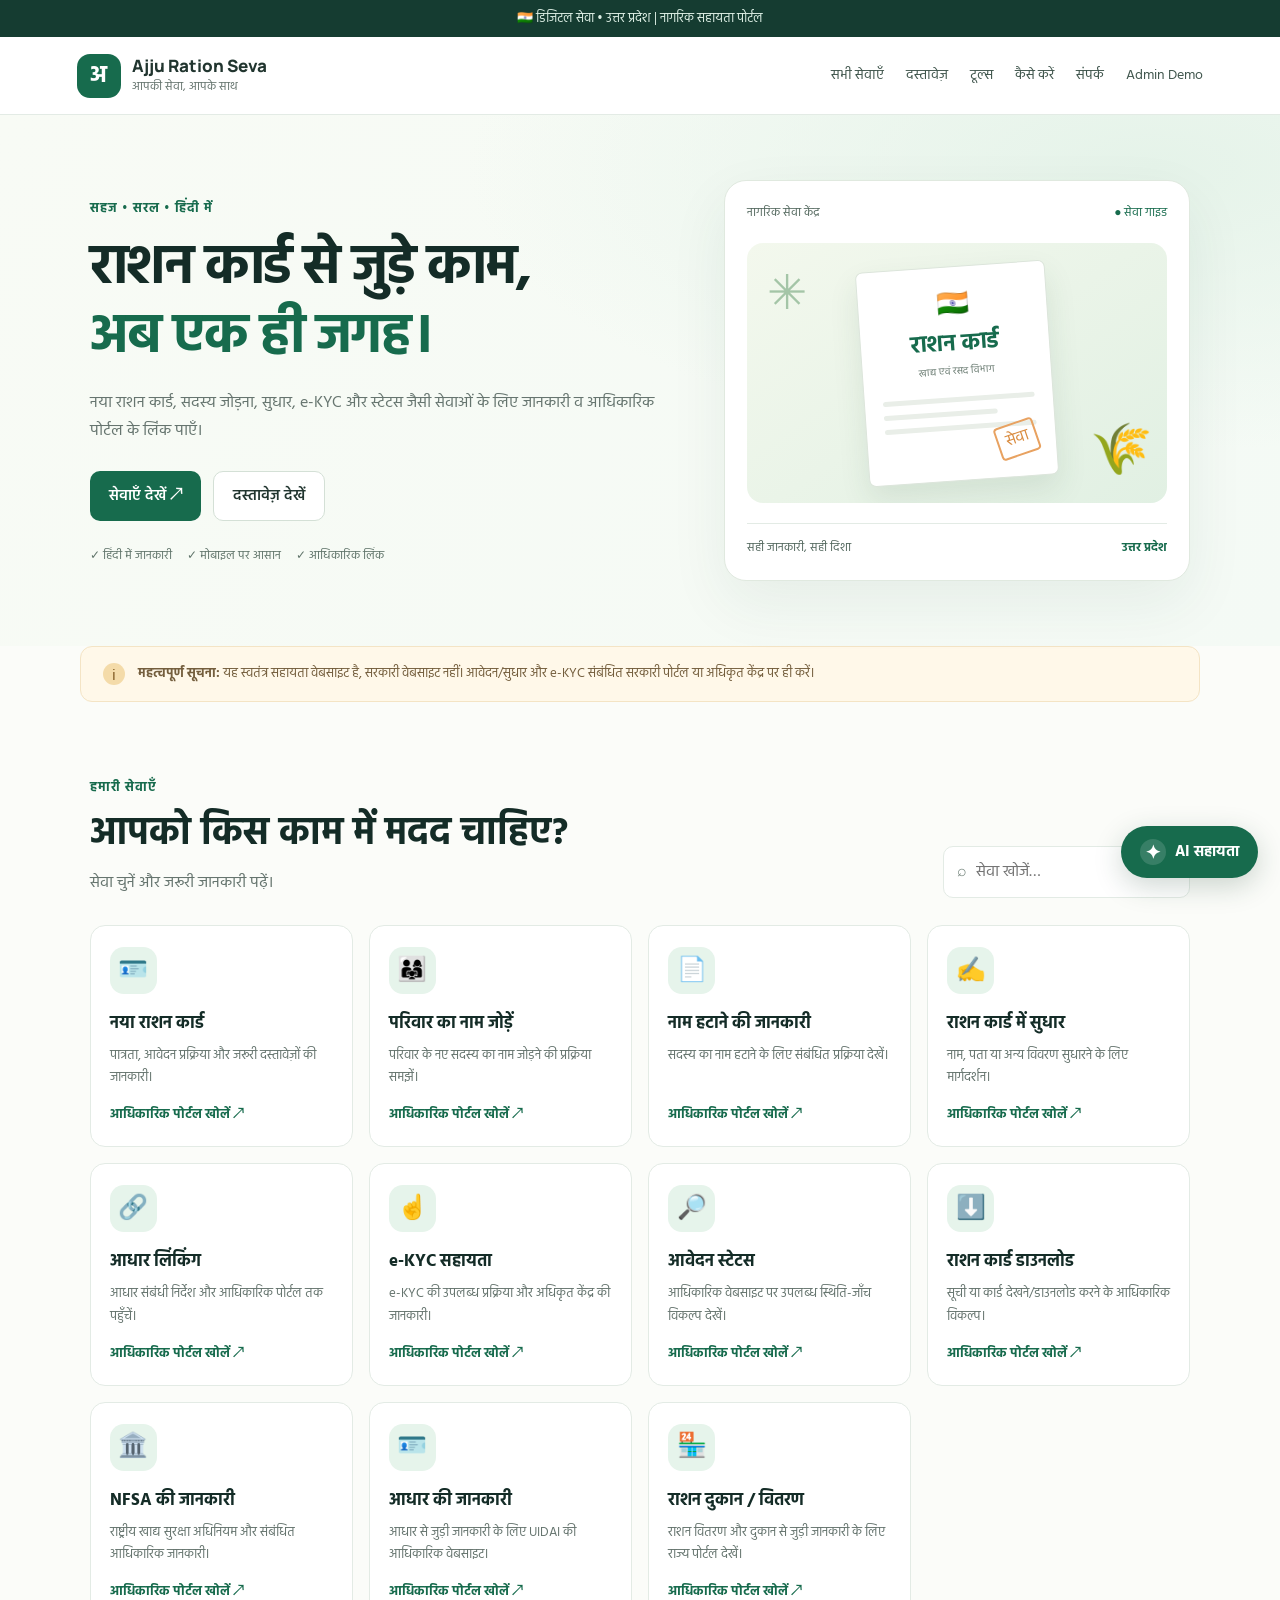
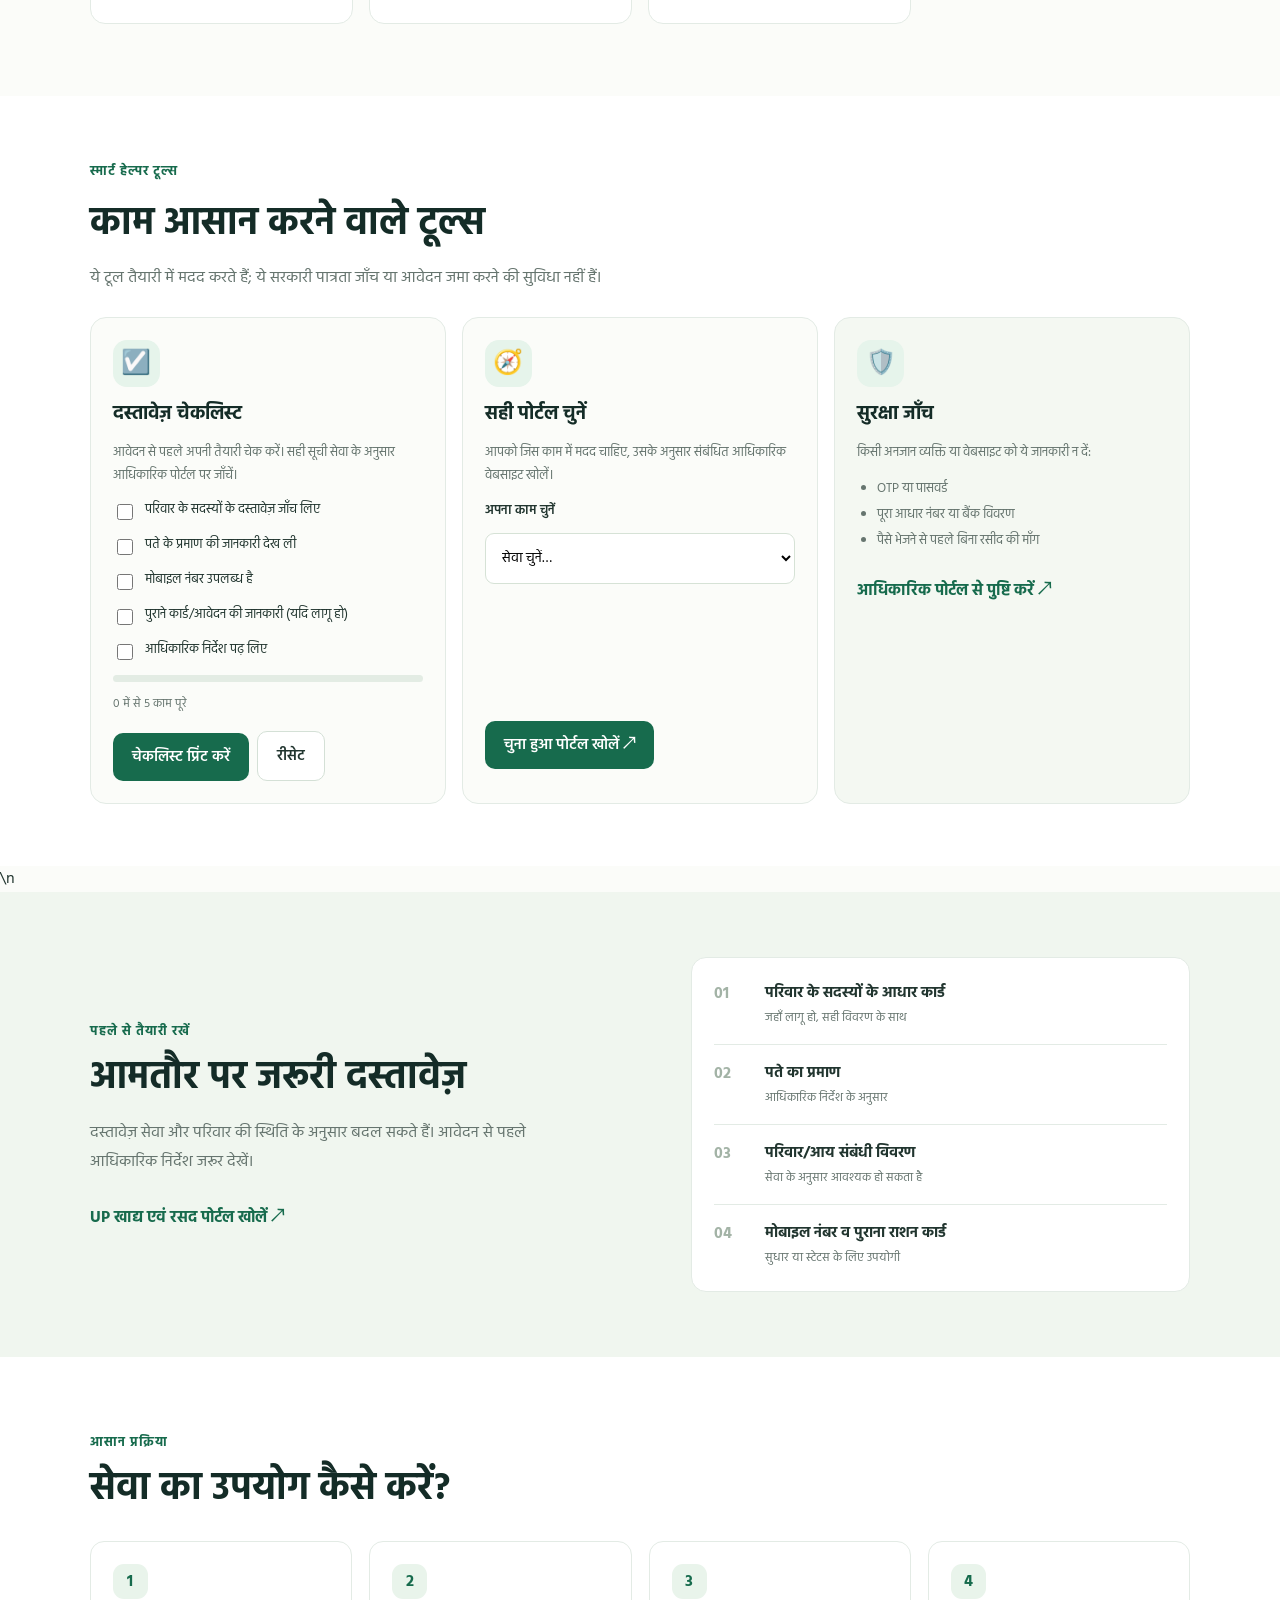
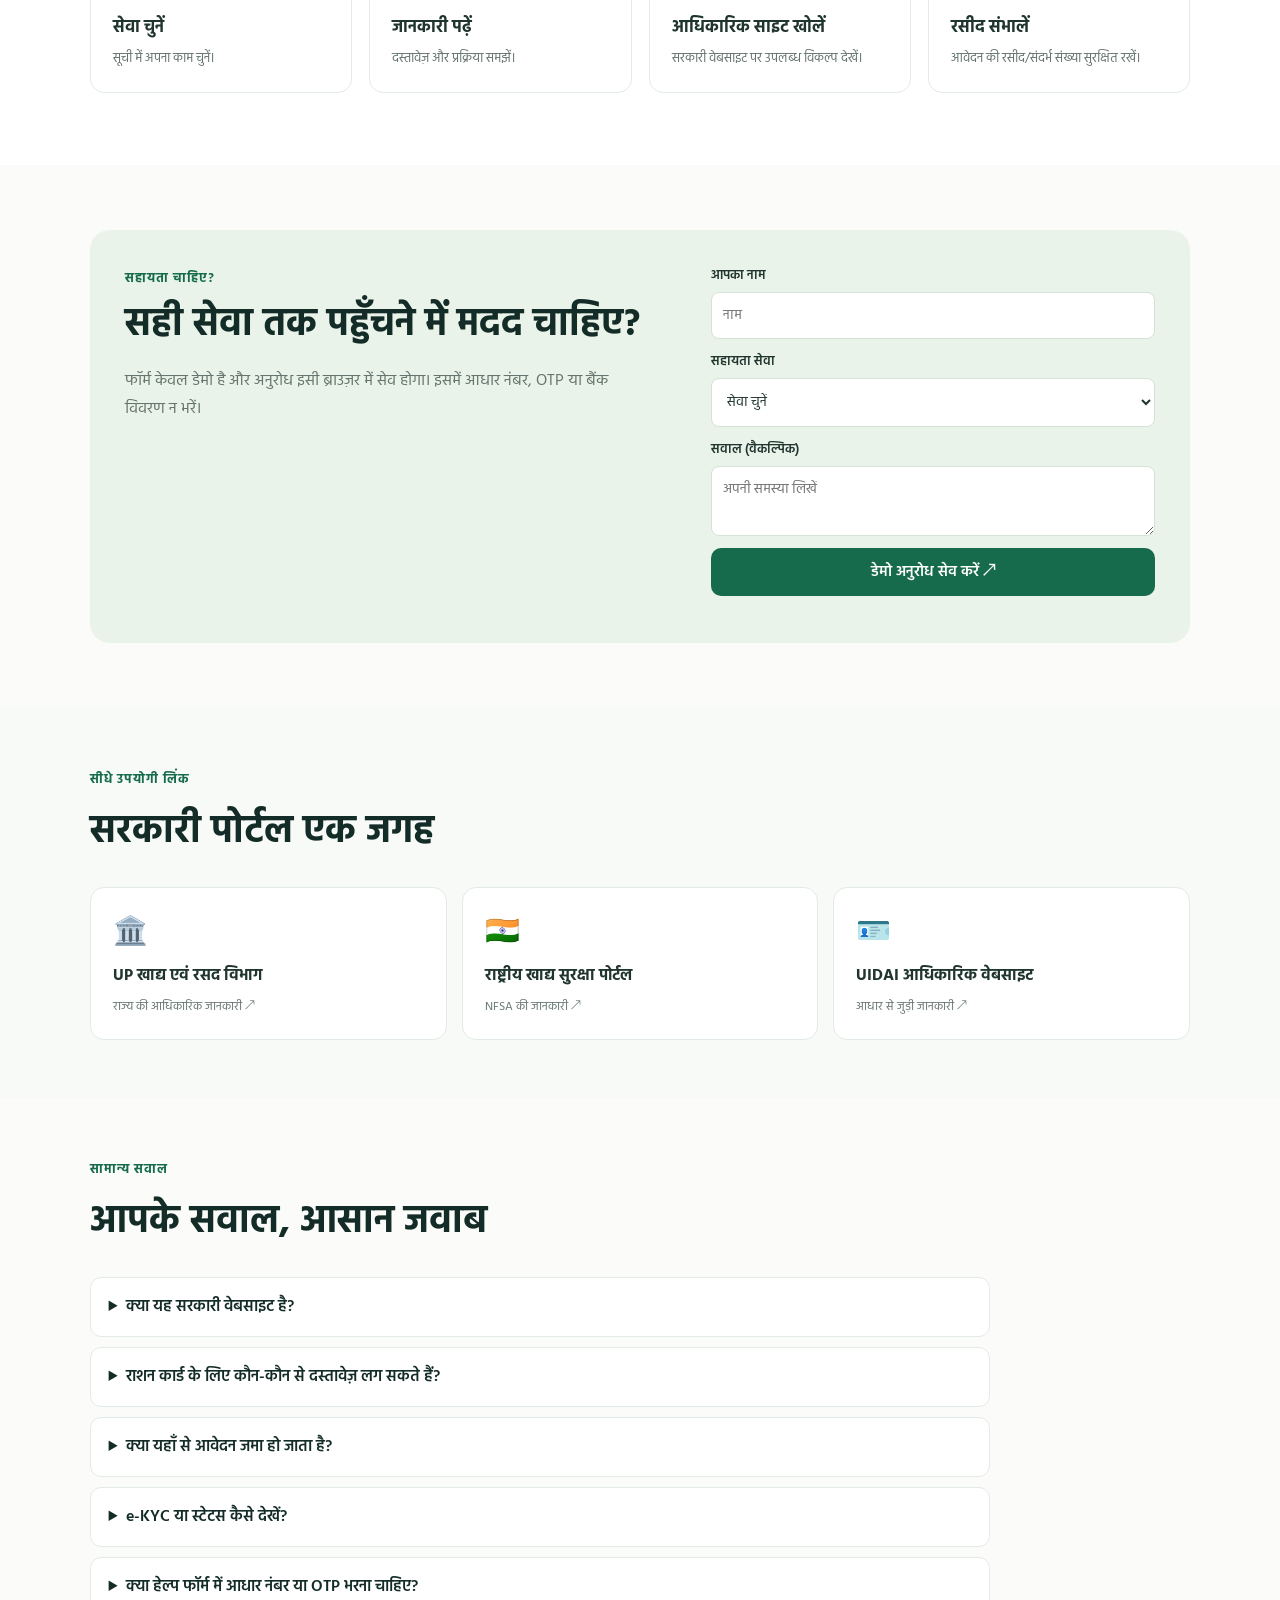
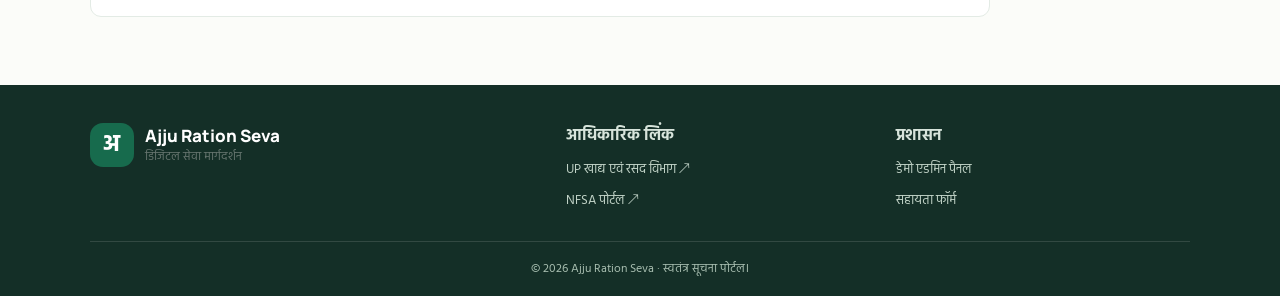
<file: index.html>
<!doctype html>
<html lang="hi"><head><meta charset="utf-8"><meta name="viewport" content="width=device-width,initial-scale=1"><meta name="description" content="Ajju Ration Seva — उत्तर प्रदेश राशन कार्ड सेवाओं की जानकारी और आधिकारिक लिंक"><title>Ajju Ration Seva | राशन कार्ड सहायता</title><link rel="stylesheet" href="style.css"></head>
<body><div class="topbar">🇮🇳 डिजिटल सेवा • उत्तर प्रदेश | नागरिक सहायता पोर्टल</div>
<header class="header"><a class="brand" href="#"><span class="brand-icon">अ</span><span><b>Ajju Ration Seva</b><small>आपकी सेवा, आपके साथ</small></span></a><button class="menu-btn" id="menuBtn">☰</button><nav id="nav"><a href="#services">सभी सेवाएँ</a><a href="#documents">दस्तावेज़</a><a href="#tools">टूल्स</a><a href="#steps">कैसे करें</a><a href="#contact">संपर्क</a><a href="admin.html">Admin Demo</a></nav></header>
<main><section class="hero"><div><span class="eyebrow">सहज • सरल • हिंदी में</span><h1>राशन कार्ड से जुड़े काम,<br><em>अब एक ही जगह।</em></h1><p>नया राशन कार्ड, सदस्य जोड़ना, सुधार, e-KYC और स्टेटस जैसी सेवाओं के लिए जानकारी व आधिकारिक पोर्टल के लिंक पाएँ।</p><div class="hero-actions"><a class="btn primary" href="#services">सेवाएँ देखें ↗</a><a class="btn ghost" href="#documents">दस्तावेज़ देखें</a></div><div class="trust-row">✓ हिंदी में जानकारी　 ✓ मोबाइल पर आसान　 ✓ आधिकारिक लिंक</div></div><div class="hero-card"><div class="card-top">नागरिक सेवा केंद्र <span class="live-dot">● सेवा गाइड</span></div><div class="ration-illustration"><div class="grain">✳</div><div class="ration-paper"><div class="paper-emblem">🇮🇳</div><b>राशन कार्ड</b><small>खाद्य एवं रसद विभाग</small><div class="paper-lines"><i></i><i></i><i></i></div><div class="paper-stamp">सेवा</div></div><div class="wheat">🌾</div></div><div class="hero-card-foot">सही जानकारी, सही दिशा <b>उत्तर प्रदेश</b></div></div></section>
<section class="notice"><span class="notice-icon">i</span><p><b>महत्वपूर्ण सूचना:</b> यह स्वतंत्र सहायता वेबसाइट है, सरकारी वेबसाइट नहीं। आवेदन/सुधार और e-KYC संबंधित सरकारी पोर्टल या अधिकृत केंद्र पर ही करें।</p></section>
<section class="section" id="services"><div class="section-head"><div><span class="eyebrow">हमारी सेवाएँ</span><h2>आपको किस काम में मदद चाहिए?</h2><p>सेवा चुनें और जरूरी जानकारी पढ़ें।</p></div><label class="search">⌕ <input id="serviceSearch" type="search" placeholder="सेवा खोजें…"></label></div><div class="service-grid" id="serviceGrid"></div><p class="empty hidden" id="empty">इस नाम से कोई सेवा नहीं मिली।</p></section>
<section class="tools-section" id="tools"><span class="eyebrow">स्मार्ट हेल्पर टूल्स</span><h2>काम आसान करने वाले टूल्स</h2><p class="tools-intro">ये टूल तैयारी में मदद करते हैं; ये सरकारी पात्रता जाँच या आवेदन जमा करने की सुविधा नहीं हैं।</p><div class="tools-grid"><article class="tool-card"><div class="tool-icon">☑️</div><h3>दस्तावेज़ चेकलिस्ट</h3><p>आवेदन से पहले अपनी तैयारी चेक करें। सही सूची सेवा के अनुसार आधिकारिक पोर्टल पर जाँचें।</p><div class="checklist" id="docChecklist"><label><input type="checkbox"> परिवार के सदस्यों के दस्तावेज़ जाँच लिए</label><label><input type="checkbox"> पते के प्रमाण की जानकारी देख ली</label><label><input type="checkbox"> मोबाइल नंबर उपलब्ध है</label><label><input type="checkbox"> पुराने कार्ड/आवेदन की जानकारी (यदि लागू हो)</label><label><input type="checkbox"> आधिकारिक निर्देश पढ़ लिए</label></div><div class="progress-track"><span id="checkProgress"></span></div><small id="checkCount" aria-live="polite">0 में से 5 काम पूरे</small><div class="tool-actions"><button type="button" class="btn primary" id="printChecklist">चेकलिस्ट प्रिंट करें</button><button type="button" class="btn ghost" id="resetChecklist">रीसेट</button></div></article><article class="tool-card"><div class="tool-icon">🧭</div><h3>सही पोर्टल चुनें</h3><p>आपको जिस काम में मदद चाहिए, उसके अनुसार संबंधित आधिकारिक वेबसाइट खोलें।</p><label class="tool-label" for="portalChoice">अपना काम चुनें</label><select id="portalChoice"><option value="">सेवा चुनें…</option><option value="https://fcs.up.gov.in/">नया कार्ड / संशोधन / सूची</option><option value="https://nfsa.gov.in/">राष्ट्रीय खाद्य सुरक्षा जानकारी</option><option value="https://www.uidai.gov.in/">आधार से जुड़ी जानकारी</option></select><button type="button" class="btn primary" id="openPortal">चुना हुआ पोर्टल खोलें ↗</button><small id="portalMsg" aria-live="polite"></small></article><article class="tool-card safety-tool"><div class="tool-icon">🛡️</div><h3>सुरक्षा जाँच</h3><p>किसी अनजान व्यक्ति या वेबसाइट को ये जानकारी न दें:</p><ul><li>OTP या पासवर्ड</li><li>पूरा आधार नंबर या बैंक विवरण</li><li>पैसे भेजने से पहले बिना रसीद की माँग</li></ul><a class="text-link" href="https://fcs.up.gov.in/" target="_blank" rel="noopener">आधिकारिक पोर्टल से पुष्टि करें ↗</a></article></div></section>\n<section class="split-section" id="documents"><div><span class="eyebrow">पहले से तैयारी रखें</span><h2>आमतौर पर जरूरी दस्तावेज़</h2><p>दस्तावेज़ सेवा और परिवार की स्थिति के अनुसार बदल सकते हैं। आवेदन से पहले आधिकारिक निर्देश जरूर देखें।</p><a class="text-link" href="https://fcs.up.gov.in/" target="_blank" rel="noopener">UP खाद्य एवं रसद पोर्टल खोलें ↗</a></div><div class="doc-list"><div><span>01</span><b>परिवार के सदस्यों के आधार कार्ड</b><small>जहाँ लागू हो, सही विवरण के साथ</small></div><div><span>02</span><b>पते का प्रमाण</b><small>आधिकारिक निर्देश के अनुसार</small></div><div><span>03</span><b>परिवार/आय संबंधी विवरण</b><small>सेवा के अनुसार आवश्यक हो सकता है</small></div><div><span>04</span><b>मोबाइल नंबर व पुराना राशन कार्ड</b><small>सुधार या स्टेटस के लिए उपयोगी</small></div></div></section>
<section class="steps-section" id="steps"><span class="eyebrow">आसान प्रक्रिया</span><h2>सेवा का उपयोग कैसे करें?</h2><div class="steps-grid"><div><span>1</span><h3>सेवा चुनें</h3><p>सूची में अपना काम चुनें।</p></div><div><span>2</span><h3>जानकारी पढ़ें</h3><p>दस्तावेज़ और प्रक्रिया समझें।</p></div><div><span>3</span><h3>आधिकारिक साइट खोलें</h3><p>सरकारी वेबसाइट पर उपलब्ध विकल्प देखें।</p></div><div><span>4</span><h3>रसीद संभालें</h3><p>आवेदन की रसीद/संदर्भ संख्या सुरक्षित रखें।</p></div></div></section>
<section class="help-banner" id="contact"><div><span class="eyebrow">सहायता चाहिए?</span><h2>सही सेवा तक पहुँचने में मदद चाहिए?</h2><p>फॉर्म केवल डेमो है और अनुरोध इसी ब्राउज़र में सेव होगा। इसमें आधार नंबर, OTP या बैंक विवरण न भरें।</p></div><form id="helpForm"><label>आपका नाम<input name="name" required maxlength="60" placeholder="नाम"></label><label>सहायता सेवा<select name="service" required><option value="">सेवा चुनें</option><option>नया राशन कार्ड</option><option>नाम जोड़ना/हटाना</option><option>राशन कार्ड सुधार</option><option>e-KYC / आधार लिंक</option><option>स्टेटस / डाउनलोड</option><option>अन्य</option></select></label><label>सवाल (वैकल्पिक)<textarea name="message" rows="2" maxlength="300" placeholder="अपनी समस्या लिखें"></textarea></label><button class="btn primary" type="submit">डेमो अनुरोध सेव करें ↗</button><small id="formMsg" role="status"></small></form></section><section class="quick-links"><span class="eyebrow">सीधे उपयोगी लिंक</span><h2>सरकारी पोर्टल एक जगह</h2><div class="quick-grid"><a href="https://fcs.up.gov.in/" target="_blank" rel="noopener"><span>🏛️</span><b>UP खाद्य एवं रसद विभाग</b><small>राज्य की आधिकारिक जानकारी ↗</small></a><a href="https://nfsa.gov.in/" target="_blank" rel="noopener"><span>🇮🇳</span><b>राष्ट्रीय खाद्य सुरक्षा पोर्टल</b><small>NFSA की जानकारी ↗</small></a><a href="https://www.uidai.gov.in/" target="_blank" rel="noopener"><span>🪪</span><b>UIDAI आधिकारिक वेबसाइट</b><small>आधार से जुड़ी जानकारी ↗</small></a></div></section>
<section class="faq-section" id="faq"><span class="eyebrow">सामान्य सवाल</span><h2>आपके सवाल, आसान जवाब</h2><details><summary>क्या यह सरकारी वेबसाइट है?</summary><p>नहीं। यह स्वतंत्र सूचना और मार्गदर्शन वेबसाइट है। सरकारी आवेदन के लिए संबंधित आधिकारिक पोर्टल या अधिकृत केंद्र का उपयोग करें।</p></details><details><summary>राशन कार्ड के लिए कौन-कौन से दस्तावेज़ लग सकते हैं?</summary><p>दस्तावेज़ सेवा और पात्रता के अनुसार अलग हो सकते हैं। आधार, पते और परिवार से संबंधित दस्तावेज़ मांगे जा सकते हैं। अंतिम सूची आधिकारिक निर्देश से जाँचें।</p></details><details><summary>क्या यहाँ से आवेदन जमा हो जाता है?</summary><p>नहीं। यहाँ दी गई जानकारी आपको सही पोर्टल तक पहुँचने में मदद करती है। आवेदन संबंधित सरकारी व्यवस्था में ही जमा करें।</p></details><details><summary>e-KYC या स्टेटस कैसे देखें?</summary><p>UP खाद्य एवं रसद विभाग या NFSA की आधिकारिक वेबसाइट खोलें और वहाँ उपलब्ध नवीनतम निर्देशों का पालन करें। विकल्प बदल सकते हैं।</p></details><details><summary>क्या हेल्प फॉर्म में आधार नंबर या OTP भरना चाहिए?</summary><p>नहीं। इस वेबसाइट के डेमो फॉर्म में आधार नंबर, OTP, पासवर्ड या बैंक विवरण कभी न भरें।</p></details></section></main>
<footer><div class="footer-main"><a class="brand" href="#"><span class="brand-icon">अ</span><span><b>Ajju Ration Seva</b><small>डिजिटल सेवा मार्गदर्शन</small></span></a><div><b>आधिकारिक लिंक</b><a href="https://fcs.up.gov.in/" target="_blank" rel="noopener">UP खाद्य एवं रसद विभाग ↗</a><a href="https://nfsa.gov.in/" target="_blank" rel="noopener">NFSA पोर्टल ↗</a></div><div><b>प्रशासन</b><a href="admin.html">डेमो एडमिन पैनल</a><a href="#contact">सहायता फॉर्म</a></div></div><div class="footer-bottom">© <span id="year"></span> Ajju Ration Seva · स्वतंत्र सूचना पोर्टल।</div></footer>
<!-- Ajju Ration Sahayak chatbot: information helper only -->
<div class="chatbot-widget" id="chatbotWidget">
  <section class="chat-panel" id="chatPanel" aria-label="Ajju Ration Sahayak chatbot" hidden>
    <header class="chat-header"><div class="chat-avatar">अ</div><div class="chat-title"><b>Ajju AI राशन सहायक</b><small><span class="chat-status"></span> हिंदी में सहायता</small></div><button type="button" class="chat-close" id="chatClose" aria-label="चैट बंद करें">×</button></header>
    <div class="chat-disclaimer">यह जानकारी देने वाला सहायक है, सरकारी पोर्टल नहीं। OTP, पासवर्ड या पूरा आधार नंबर न भेजें।</div>
    <div class="chat-messages" id="chatMessages" role="log" aria-live="polite">
      <div class="chat-bubble bot-bubble">नमस्ते! 🙏 मैं राशन कार्ड से जुड़े सामान्य सवालों में मदद कर सकता हूँ। आपको किस विषय में जानकारी चाहिए?</div>
    </div>
    <div class="chat-suggestions" id="chatSuggestions"><button type="button" data-question="नया राशन कार्ड कैसे बनवाएँ?">नया कार्ड</button><button type="button" data-question="e-KYC कैसे करें?">e-KYC</button><button type="button" data-question="राशन कार्ड का स्टेटस कैसे देखें?">स्टेटस</button></div>
    <form class="chat-form" id="chatForm"><label class="sr-only" for="chatInput">अपना सवाल लिखें</label><input id="chatInput" name="question" maxlength="500" autocomplete="off" placeholder="अपना सवाल लिखें…" required><button type="submit" aria-label="सवाल भेजें">➤</button></form>
  </section>
  <button type="button" class="chat-launcher" id="chatLauncher" aria-label="Ajju AI राशन सहायक खोलें"><span class="launcher-icon">✦</span><span>AI सहायता</span></button>
</div>
<script src="script.js"></script></body></html>
</file>
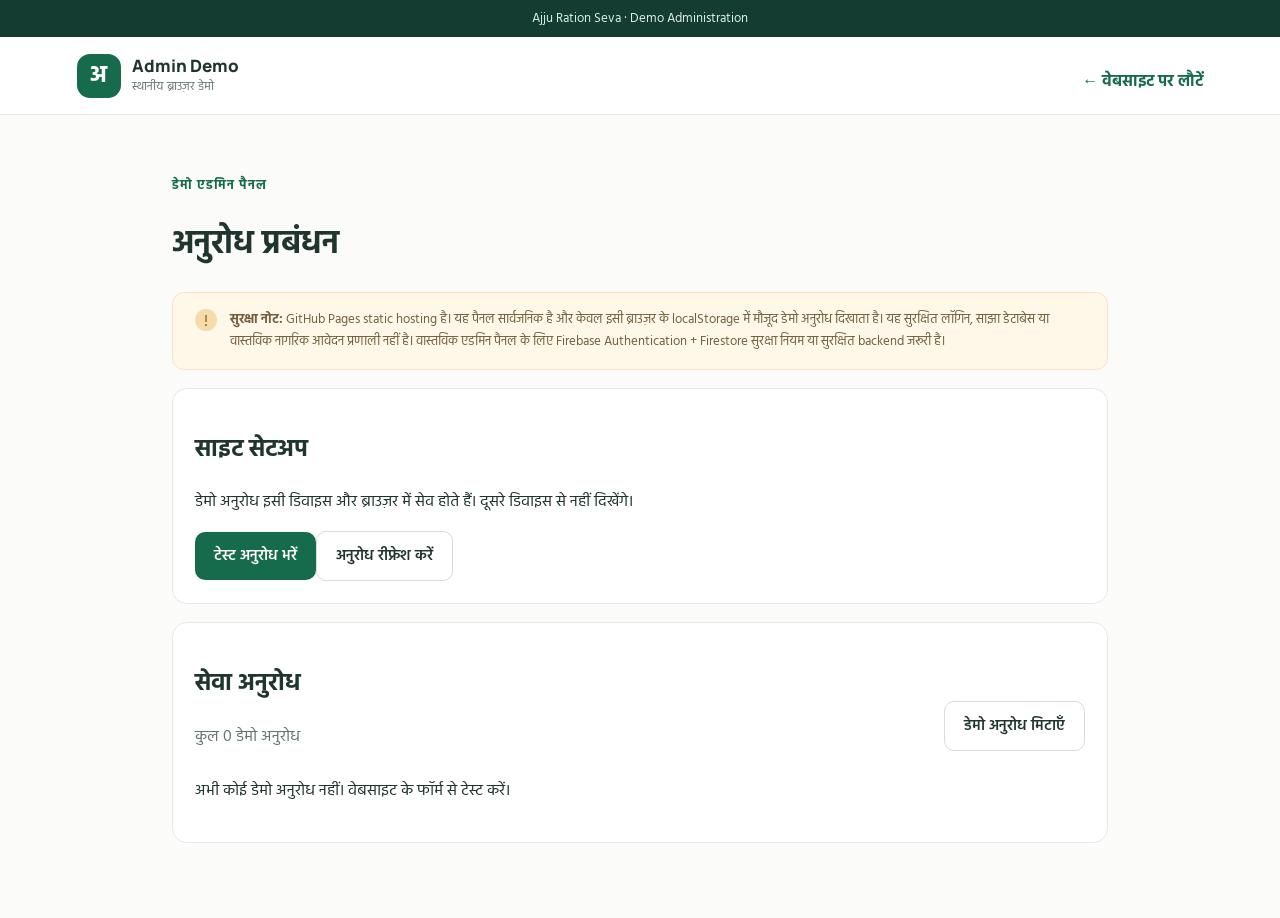
<file: admin.html>
<!doctype html><html lang="hi"><head><meta charset="utf-8"><meta name="viewport" content="width=device-width,initial-scale=1"><title>Admin Demo | Ajju Ration Seva</title><link rel="stylesheet" href="style.css"></head><body><div class="topbar">Ajju Ration Seva · Demo Administration</div><header class="header"><a class="brand" href="index.html"><span class="brand-icon">अ</span><span><b>Admin Demo</b><small>स्थानीय ब्राउज़र डेमो</small></span></a><a class="text-link" href="index.html">← वेबसाइट पर लौटें</a></header><main class="admin-wrap"><span class="eyebrow">डेमो एडमिन पैनल</span><h1>अनुरोध प्रबंधन</h1><div class="notice"><span class="notice-icon">!</span><p><b>सुरक्षा नोट:</b> GitHub Pages static hosting है। यह पैनल सार्वजनिक है और केवल इसी ब्राउज़र के localStorage में मौजूद डेमो अनुरोध दिखाता है। यह सुरक्षित लॉगिन, साझा डेटाबेस या वास्तविक नागरिक आवेदन प्रणाली नहीं है। वास्तविक एडमिन पैनल के लिए Firebase Authentication + Firestore सुरक्षा नियम या सुरक्षित backend जरूरी है।</p></div><section class="admin-panel"><h2>साइट सेटअप</h2><p>डेमो अनुरोध इसी डिवाइस और ब्राउज़र में सेव होते हैं। दूसरे डिवाइस से नहीं दिखेंगे।</p><a class="btn primary" href="index.html#contact">टेस्ट अनुरोध भरें</a><button class="btn ghost" id="refresh">अनुरोध रीफ्रेश करें</button></section><section class="admin-panel"><div class="section-head"><div><h2>सेवा अनुरोध</h2><p id="count">लोड हो रहा है…</p></div><button class="btn ghost" id="clear">डेमो अनुरोध मिटाएँ</button></div><div id="requests"></div></section></main><script src="admin.js"></script></body></html>
</file>
<file: style.css>
@import url('https://fonts.googleapis.com/css2?family=Hind:wght@400;500;600;700&family=Manrope:wght@400;600;700;800&display=swap');:root{--navy:#142c27;--green:#176b4d;--pale:#e6f4eb;--ink:#21352f;--muted:#66756f;--line:#e3ebe5;--paper:#fbfcf9}*{box-sizing:border-box}html{scroll-behavior:smooth}body{margin:0;background:var(--paper);color:var(--ink);font-family:Hind,sans-serif;font-size:16px}.topbar{background:#153c31;color:#dceee4;text-align:center;padding:8px;font-size:13px}.header{height:78px;display:flex;align-items:center;justify-content:space-between;padding:0 6vw;background:white;border-bottom:1px solid var(--line);position:sticky;top:0;z-index:5}.brand{display:flex;gap:11px;align-items:center;text-decoration:none;color:var(--ink)}.brand-icon{width:44px;height:44px;display:grid;place-items:center;border-radius:13px;background:var(--green);color:white;font-size:24px;font-weight:700}.brand b{font:800 17px Manrope,sans-serif;display:block}.brand small{display:block;color:var(--muted);font-size:12px}.header nav{display:flex;gap:22px}.header nav a{font-size:14px;text-decoration:none;color:#40564d}.header nav a:hover,.text-link{color:var(--green)}.menu-btn{display:none}.hero{padding:65px 7vw;display:grid;grid-template-columns:1.1fr .9fr;align-items:center;gap:5vw;background:radial-gradient(ellipse at 90% 10%,#e5f3e9,transparent 42%),linear-gradient(120deg,#f8fbf5,#f4faf5)}.eyebrow{color:var(--green);font-size:13px;font-weight:700;letter-spacing:1px}.hero h1{font-size:clamp(36px,4.3vw,58px);line-height:1.25;letter-spacing:-1.5px;color:var(--navy);margin:14px 0}.hero h1 em{font-style:normal;color:var(--green)}.hero p,.section-head p,.split-section p,.help-banner p{color:var(--muted);line-height:1.8;max-width:590px}.hero-actions{display:flex;gap:12px;flex-wrap:wrap;margin:25px 0}.btn{display:inline-flex;align-items:center;justify-content:center;border:0;border-radius:10px;padding:12px 19px;font:600 15px Hind,sans-serif;text-decoration:none;cursor:pointer}.primary{background:var(--green);color:white}.primary:hover{background:#10573d}.ghost{border:1px solid #d4e0d6;background:white;color:var(--ink)}.trust-row{font-size:12px;color:#60746a}.hero-card{background:white;border:1px solid #e0e9df;border-radius:22px;padding:22px;box-shadow:0 22px 60px #21473512;max-width:470px;width:100%;justify-self:center}.card-top,.hero-card-foot{display:flex;justify-content:space-between;font-size:12px;color:#52675d}.live-dot,.hero-card-foot b{color:var(--green)}.ration-illustration{height:260px;background:linear-gradient(145deg,#f3f8ed,#e1f0e3);border-radius:16px;margin:20px 0;display:flex;align-items:center;justify-content:center;position:relative;overflow:hidden}.ration-paper{width:190px;height:215px;background:white;border:1px solid #dce5db;box-shadow:0 14px 30px #294b301a;border-radius:7px;transform:rotate(-4deg);display:flex;align-items:center;flex-direction:column;padding:18px}.paper-emblem{font-size:26px}.ration-paper>b{font-size:23px;color:var(--green)}.ration-paper small{font-size:10px;color:#64766c}.paper-lines{width:100%;margin-top:18px;display:grid;gap:9px}.paper-lines i{height:5px;background:#e9eee8;border-radius:6px}.paper-lines i:nth-child(2){width:75%}.paper-stamp{position:absolute;bottom:20px;right:18px;border:2px solid #e8a261;color:#d98b3e;padding:2px 7px;transform:rotate(-15deg);border-radius:4px}.grain{position:absolute;top:15px;left:20px;font-size:48px;color:#a4c5a7}.wheat{position:absolute;right:15px;bottom:10px;font-size:50px}.hero-card-foot{border-top:1px solid var(--line);padding-top:14px}.notice{margin:0 auto;max-width:1120px;padding:16px 22px;display:flex;gap:13px;background:#fff8e9;border:1px solid #f4e4c5;border-radius:12px}.notice-icon{width:22px;height:22px;border-radius:50%;display:grid;place-items:center;background:#f4dba9;color:#7d571e;flex-shrink:0}.notice p{margin:0;color:#745e3d;font-size:13px;line-height:1.7}.section,.steps-section{padding:72px 7vw}.section-head{display:flex;justify-content:space-between;align-items:end;gap:22px;margin-bottom:27px}.section h2,.split-section h2,.steps-section h2,.help-banner h2{font-size:clamp(27px,3vw,38px);line-height:1.3;color:var(--navy);margin:10px 0}.section-head p{margin:0}.search{display:flex;align-items:center;gap:9px;background:white;border:1px solid var(--line);border-radius:10px;padding:0 13px;min-width:240px;color:#718279}.search input{border:0;outline:0;padding:12px 0;font:inherit;width:100%;background:transparent}.service-grid{display:grid;grid-template-columns:repeat(4,1fr);gap:16px}.service-card{background:white;border:1px solid var(--line);border-radius:15px;padding:21px 19px;display:flex;flex-direction:column;align-items:flex-start;min-height:215px;transition:.2s}.service-card:hover{transform:translateY(-4px);border-color:#b4d6bd;box-shadow:0 12px 25px #23462b0b}.service-icon{height:47px;width:47px;border-radius:14px;background:var(--pale);display:grid;place-items:center;font-size:24px;margin-bottom:16px}.service-card h3{margin:0 0 8px;font-size:17px;color:var(--navy)}.service-card p{font-size:13px;line-height:1.7;color:var(--muted);margin:0 0 15px}.service-card a{color:var(--green);text-decoration:none;font-size:13px;font-weight:700;margin-top:auto}.hidden{display:none!important}.split-section{padding:65px 7vw;display:grid;grid-template-columns:1fr 1fr;gap:8vw;background:#f0f6ef;align-items:center}.text-link{font-weight:700;text-decoration:none;display:inline-block;margin-top:12px}.doc-list{background:white;border:1px solid var(--line);border-radius:15px;padding:7px 22px}.doc-list>div{display:grid;grid-template-columns:38px 1fr;column-gap:13px;padding:16px 0;border-bottom:1px solid var(--line)}.doc-list>div:last-child{border:0}.doc-list span{grid-row:span 2;color:#a3b3a6;font-weight:700}.doc-list b{font-size:15px}.doc-list small{color:var(--muted);font-size:12px;margin-top:3px}.steps-section{background:white}.steps-grid{display:grid;grid-template-columns:repeat(4,1fr);gap:17px;margin-top:27px}.steps-grid>div{padding:22px;border:1px solid var(--line);border-radius:14px}.steps-grid span{width:35px;height:35px;border-radius:11px;background:#e9f4eb;color:var(--green);display:grid;place-items:center;font-weight:700}.steps-grid h3{font-size:17px;margin:15px 0 7px}.steps-grid p{color:var(--muted);font-size:13px;line-height:1.7;margin:0}.help-banner{margin:65px 7vw;padding:35px;display:grid;grid-template-columns:1fr .85fr;gap:5vw;background:#e9f3e9;border-radius:20px}.help-banner form{display:grid;gap:12px}.help-banner label{font-size:13px;font-weight:600;display:grid;gap:6px}.help-banner input,.help-banner select,.help-banner textarea,.admin-panel input{width:100%;border:1px solid #d6e2d6;border-radius:8px;background:white;padding:11px;font:14px Hind,sans-serif;color:var(--ink)}.help-banner small{font-size:12px;color:var(--green)}footer{background:#142f27;color:#d7e4db;padding:38px 7vw 0}.footer-main{display:grid;grid-template-columns:1.5fr 1fr 1fr;gap:35px;padding-bottom:30px}.footer-main .brand{color:white;align-self:start}.footer-main>div{display:grid;gap:10px;align-content:start}.footer-main>div>a{color:#c0d2c6;text-decoration:none;font-size:13px}.footer-bottom{border-top:1px solid #ffffff20;text-align:center;padding:17px 0;color:#a9bfb1;font-size:12px}.admin-wrap{max-width:980px;margin:35px auto;padding:22px}.admin-panel{background:white;border:1px solid var(--line);padding:22px;border-radius:15px;margin:18px 0}.request-item{padding:12px;border-bottom:1px solid var(--line)}@media(max-width:950px){.service-grid{grid-template-columns:repeat(2,1fr)}.header nav{gap:12px}.steps-grid{grid-template-columns:repeat(2,1fr)}}@media(max-width:650px){.header{height:68px;padding:0 16px}.brand b{font-size:15px}.brand-icon{width:39px;height:39px}.menu-btn{display:block;background:none;border:0;font-size:24px}.header nav{display:none;position:absolute;top:67px;left:0;right:0;background:white;padding:16px 22px 20px;border-bottom:1px solid var(--line);flex-direction:column;gap:14px}.header nav.open{display:flex}.hero{grid-template-columns:1fr;padding:40px 21px}.hero h1{font-size:38px}.notice{margin:0 12px}.section,.steps-section{padding:50px 19px}.section-head{align-items:stretch;flex-direction:column}.search{min-width:0}.service-grid{grid-template-columns:1fr 1fr;gap:10px}.service-card{padding:16px 13px;min-height:220px}.service-card h3{font-size:15px}.split-section{grid-template-columns:1fr;padding:48px 21px;gap:24px}.steps-grid{grid-template-columns:1fr 1fr;gap:10px}.steps-grid>div{padding:15px}.help-banner{margin:42px 12px;padding:22px 17px;grid-template-columns:1fr;gap:18px}.footer-main{grid-template-columns:1fr 1fr}.footer-main>.brand{grid-column:span 2}.trust-row{line-height:2}.ration-illustration{height:235px}}@media(max-width:350px){.service-grid,.steps-grid{grid-template-columns:1fr}.hero h1{font-size:32px}}
.quick-links,.faq-section{padding:58px 7vw}.quick-links{background:#f7faf6}.quick-links h2,.faq-section h2{font-size:clamp(27px,3vw,38px);color:var(--navy);margin:10px 0 24px}.quick-grid{display:grid;grid-template-columns:repeat(3,1fr);gap:15px}.quick-grid a{display:grid;gap:8px;text-decoration:none;color:var(--ink);background:#fff;border:1px solid var(--line);border-radius:14px;padding:22px;transition:.2s}.quick-grid a:hover{border-color:#b4d6bd;transform:translateY(-3px)}.quick-grid span{font-size:28px}.quick-grid b{font-size:16px}.quick-grid small{font-size:12px;color:var(--muted)}.faq-section details{max-width:900px;margin:10px 0;border:1px solid var(--line);border-radius:11px;background:#fff;padding:0 18px}.faq-section summary{cursor:pointer;padding:16px 0;font-weight:600;color:var(--navy)}.faq-section details p{color:var(--muted);font-size:14px;line-height:1.8;margin:0;padding:0 0 16px}.faq-section details[open]{border-color:#b4d6bd}.empty{color:var(--muted);padding:20px 0}@media(max-width:650px){.quick-links,.faq-section{padding:45px 19px}.quick-grid{grid-template-columns:1fr}.quick-grid a{padding:17px}}

.tools-section{padding:62px 7vw;background:#fff}.tools-section h2{font-size:clamp(27px,3vw,38px);color:var(--navy);margin:10px 0}.tools-intro{color:var(--muted);line-height:1.7;margin:0 0 25px}.tools-grid{display:grid;grid-template-columns:repeat(3,minmax(0,1fr));gap:16px}.tool-card{background:#fbfcf9;border:1px solid var(--line);border-radius:16px;padding:22px;display:flex;flex-direction:column;align-items:flex-start;gap:12px}.tool-icon{width:47px;height:47px;display:grid;place-items:center;border-radius:14px;background:var(--pale);font-size:24px}.tool-card h3{margin:0;color:var(--navy);font-size:19px}.tool-card p{margin:0;color:var(--muted);font-size:13px;line-height:1.8}.checklist{width:100%;display:grid;gap:12px}.checklist label{display:flex;align-items:flex-start;gap:9px;font-size:13px;line-height:1.6}.checklist input{accent-color:var(--green);margin-top:4px;width:16px;height:16px;flex-shrink:0}.progress-track{height:7px;border-radius:8px;background:#e3ece4;width:100%;overflow:hidden}.progress-track span{display:block;height:100%;width:0;background:var(--green);transition:width .2s}.tool-card small{font-size:12px;color:var(--muted)}.tool-actions{display:flex;gap:8px;flex-wrap:wrap;margin-top:5px}.tool-label{font-size:13px;font-weight:600}.tool-card select{width:100%;padding:12px;border:1px solid #d6e2d6;border-radius:9px;background:white;font:14px Hind,sans-serif}.tool-card .btn{margin-top:auto}.tool-card ul{padding-left:20px;margin:0;color:var(--muted);font-size:13px;line-height:2}.safety-tool{background:#f4f8f2}@media(max-width:850px){.tools-grid{grid-template-columns:1fr 1fr}}@media(max-width:650px){.tools-section{padding:45px 19px}.tools-grid{grid-template-columns:1fr}.tool-card{padding:19px}}


/* Floating Hindi ration-help chatbot */
.chatbot-widget{position:fixed;right:22px;bottom:22px;z-index:30;font-family:Hind,sans-serif}
.chat-launcher{display:flex;align-items:center;gap:9px;border:0;border-radius:999px;padding:13px 19px;background:var(--green);color:#fff;box-shadow:0 8px 28px #173d2b35;font:700 15px Hind,sans-serif;cursor:pointer}
.chat-launcher:hover{background:#10573d;transform:translateY(-1px)}
.launcher-icon{display:grid;place-items:center;width:26px;height:26px;border-radius:50%;background:#ffffff24;font-size:19px}
.chat-panel{position:absolute;right:0;bottom:66px;width:min(365px,calc(100vw - 28px));height:min(540px,calc(100dvh - 115px));min-height:360px;background:#fff;border:1px solid #dce8de;border-radius:19px;box-shadow:0 18px 60px #163d2a2b;overflow:hidden;display:flex;flex-direction:column}
.chat-panel[hidden]{display:none}
.chat-header{display:flex;align-items:center;gap:10px;padding:15px;background:#153c31;color:#fff}
.chat-avatar{display:grid;place-items:center;width:39px;height:39px;flex-shrink:0;border-radius:13px;background:#ffffff20;font-size:23px;font-weight:700}
.chat-title{display:grid;gap:3px;flex:1}.chat-title b{font-size:15px}.chat-title small{font-size:12px;color:#d7e8dc}
.chat-status{display:inline-block;width:7px;height:7px;border-radius:50%;background:#8ee0a5;margin-right:4px}
.chat-close{border:0;background:transparent;color:#fff;font-size:27px;cursor:pointer;line-height:1;padding:2px 5px}
.chat-disclaimer{background:#fff8e9;color:#775d34;font-size:11px;line-height:1.5;padding:9px 13px;border-bottom:1px solid #f3e6cc}
.chat-messages{flex:1;overflow-y:auto;padding:14px;display:flex;flex-direction:column;gap:10px;background:#f7faf7}
.chat-bubble{max-width:88%;padding:10px 12px;border-radius:13px;font-size:13px;line-height:1.65;white-space:pre-wrap;overflow-wrap:anywhere}
.bot-bubble{align-self:flex-start;background:#fff;border:1px solid #e3ebe5;border-top-left-radius:4px;color:var(--ink)}
.user-bubble{align-self:flex-end;background:#176b4d;color:#fff;border-top-right-radius:4px}
.chat-bubble a{color:inherit;font-weight:700;text-decoration:underline}
.chat-suggestions{display:flex;gap:6px;flex-wrap:wrap;padding:8px 11px;background:#fff}
.chat-suggestions button{border:1px solid #cfe1d2;background:#f7fbf7;color:#176b4d;border-radius:999px;padding:6px 10px;font:500 12px Hind,sans-serif;cursor:pointer}
.chat-suggestions button:hover{background:#e6f4eb}
.chat-form{display:flex;gap:8px;padding:10px;border-top:1px solid var(--line);background:#fff}
.chat-form input{min-width:0;flex:1;border:1px solid #dce6dd;border-radius:11px;padding:11px 12px;font:14px Hind,sans-serif;outline:none}
.chat-form input:focus{border-color:#176b4d;box-shadow:0 0 0 3px #176b4d14}
.chat-form button{width:43px;flex-shrink:0;border:0;border-radius:11px;background:var(--green);color:white;font-size:20px;cursor:pointer}
.sr-only{position:absolute;width:1px;height:1px;padding:0;margin:-1px;overflow:hidden;clip:rect(0,0,0,0);white-space:nowrap;border:0}
@media(max-width:480px){.chatbot-widget{right:12px;bottom:12px}.chat-panel{bottom:62px;width:calc(100vw - 24px);height:min(72dvh,560px);min-height:340px}.chat-launcher{padding:11px 15px}}
@media print{.chatbot-widget{display:none!important}}
</file>
